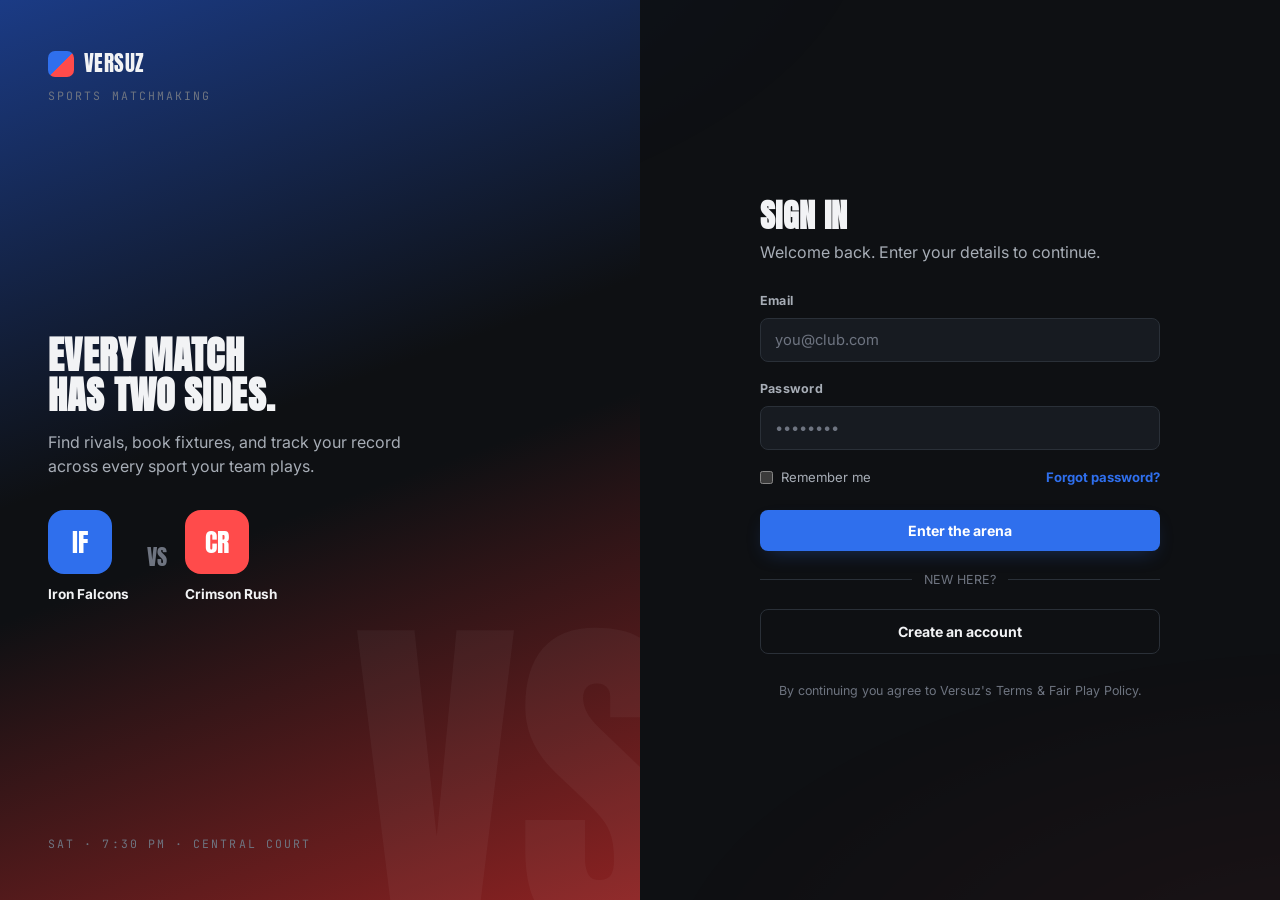
<file: VersuzClient/index.html>
<!DOCTYPE html>
<html lang="en">
<head>
<meta charset="UTF-8">
<meta name="viewport" content="width=device-width, initial-scale=1.0">
<title>Versuz — Sign In</title>
<link rel="stylesheet" href="style.css">
</head>
<body>

<div class="auth-shell">

  <!-- Left: brand visual -->
  <div class="auth-visual">
    <div style="position:relative;z-index:1;">
      <div class="brand" style="margin-bottom:8px;">
        <span class="split"></span> VERSUZ
      </div>
      <p class="eyebrow" style="margin-top:4px;">SPORTS MATCHMAKING</p>
    </div>

    <div style="position:relative;z-index:1;">
      <h2 style="margin-bottom:14px;">Every match<br>has two sides.</h2>
      <p style="max-width:360px;margin-bottom:32px;">Find rivals, book fixtures, and track your record across every sport your team plays.</p>

      <div class="teaser-vs">
        <div class="teaser-side">
          <div class="initial">IF</div>
          <div class="tname">Iron Falcons</div>
        </div>
        <div class="teaser-mid">VS</div>
        <div class="teaser-side">
          <div class="initial">CR</div>
          <div class="tname">Crimson Rush</div>
        </div>
      </div>
    </div>

    <p class="eyebrow" style="position:relative;z-index:1;">SAT · 7:30 PM · CENTRAL COURT</p>
  </div>

  <!-- Right: form -->
  <div class="auth-form-col">
    <div class="auth-box">
      <h1>Sign in</h1>
      <p class="sub">Welcome back. Enter your details to continue.</p>

      <div class="alert" id="authAlert"></div>

      <form id="loginForm">
        <div class="field">
          <label for="email">Email</label>
          <input type="email" id="email" name="email" placeholder="you@club.com" required>
        </div>
        <div class="field">
          <label for="password">Password</label>
          <input type="password" id="password" name="password" placeholder="••••••••" required>
        </div>

        <div class="flex" style="justify-content:space-between;align-items:center;margin-bottom:22px;">
          <label class="flex gap-8" style="align-items:center;font-size:.82rem;color:var(--text-dim);">
            <input type="checkbox" style="accent-color:var(--blue);"> Remember me
          </label>
          <a href="#" class="link-accent" style="font-size:.82rem;" onclick="openForgotPasswordModal(); return false;">Forgot password?</a>
        </div>

        <button type="submit" class="btn btn-primary btn-block" id="loginBtn">
          <span class="spinner"></span><span class="btn-label">Enter the arena</span>
        </button>
      </form>

      <div class="divider">NEW HERE?</div>

      <a href="signup.html" class="btn btn-ghost btn-block">Create an account</a>

      <p style="margin-top:28px;font-size:.78rem;color:var(--text-mute);text-align:center;">
        By continuing you agree to Versuz's Terms &amp; Fair Play Policy.
      </p>
    </div>
  </div>

</div>

<!-- Forgot password modal -->
<div class="modal-backdrop" id="forgotModal">
  <div class="modal-box">
    <button class="modal-close" onclick="closeForgotPasswordModal()" aria-label="Close">✕</button>
    <h3 style="text-transform:none;font-size:1.3rem;margin-bottom:8px;">Reset your password</h3>
    <p style="font-size:.85rem;margin-bottom:20px;">Enter your account email and we'll help you get back in.</p>

    <div class="alert" id="forgotAlert"></div>

    <form id="forgotForm">
      <div class="field">
        <label for="forgotEmail">Email</label>
        <input type="email" id="forgotEmail" name="email" placeholder="you@club.com" required>
      </div>
      <button type="submit" class="btn btn-primary btn-block" id="forgotBtn">
        <span class="spinner"></span><span class="btn-label">Send reset link</span>
      </button>
    </form>
  </div>
</div>

<script src="config.js"></script>
<script src="auth.js"></script>
<script>
  document.getElementById("loginForm").addEventListener("submit", handleLogin);
  document.getElementById("forgotForm").addEventListener("submit", handleForgotPassword);
</script>
</body>
</html>
</file>
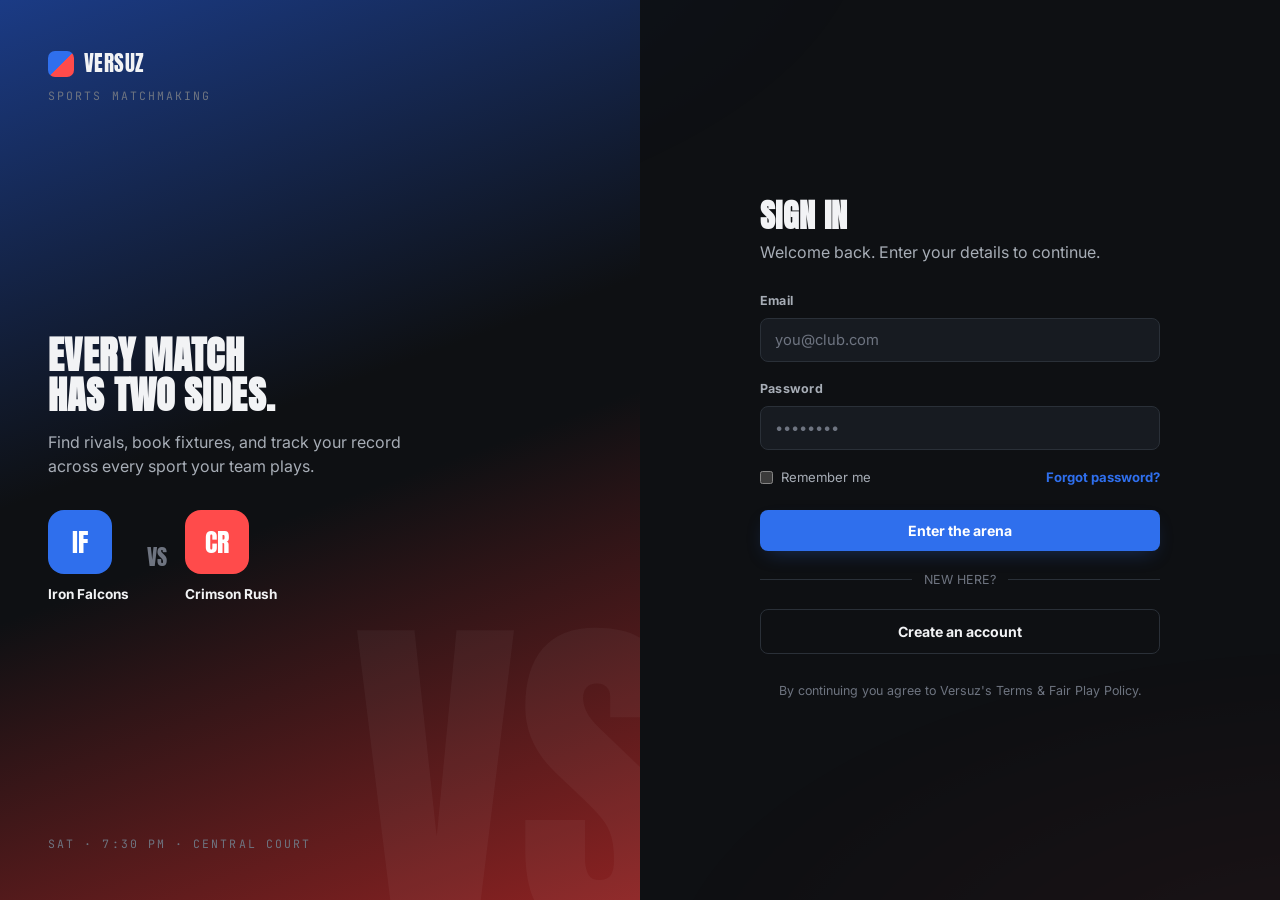
<file: VersuzClient/dashboard.html>
<!DOCTYPE html>
<html lang="en">
<head>
<meta charset="UTF-8">
<meta name="viewport" content="width=device-width, initial-scale=1.0">
<title>Versuz — Dashboard</title>
<link rel="stylesheet" href="style.css">
</head>
<body>
<div class="app-shell">

  <!-- Sidebar -->
  <aside class="sidebar">
    <div class="brand"><span class="split"></span> VERSUZ</div>

    <nav class="nav-group">
      <div class="nav-label">Overview</div>
      <a class="nav-link active" href="dashboard.html">
        <svg class="nav-icon" viewBox="0 0 24 24" fill="none" stroke="currentColor" stroke-width="2"><rect x="3" y="3" width="7" height="9" rx="1.5"/><rect x="14" y="3" width="7" height="5" rx="1.5"/><rect x="14" y="12" width="7" height="9" rx="1.5"/><rect x="3" y="16" width="7" height="5" rx="1.5"/></svg>
        Dashboard
      </a>
      <a class="nav-link" href="matches.html">
        <svg class="nav-icon" viewBox="0 0 24 24" fill="none" stroke="currentColor" stroke-width="2"><path d="M4 4l7 7-7 7M20 4l-7 7 7 7"/></svg>
        Matches
      </a>
      <a class="nav-link" href="teams.html">
        <svg class="nav-icon" viewBox="0 0 24 24" fill="none" stroke="currentColor" stroke-width="2"><circle cx="9" cy="8" r="3"/><circle cx="17" cy="10" r="2.5"/><path d="M3 20c0-3 2.5-5 6-5s6 2 6 5M14 15c3 0 6.5 1.6 7 5"/></svg>
        Teams
      </a>
      <a class="nav-link" href="sports.html">
        <svg class="nav-icon" viewBox="0 0 24 24" fill="none" stroke="currentColor" stroke-width="2"><circle cx="12" cy="12" r="9"/><path d="M3 12h18M12 3c2.5 2.6 2.5 15.4 0 18M12 3c-2.5 2.6-2.5 15.4 0 18"/></svg>
        Sports
      </a>
    </nav>

    <nav class="nav-group">
      <div class="nav-label">Account</div>
      <a class="nav-link" href="#">
        <svg class="nav-icon" viewBox="0 0 24 24" fill="none" stroke="currentColor" stroke-width="2"><circle cx="12" cy="12" r="3"/><path d="M19.4 15a1.7 1.7 0 00.3 1.9l.1.1a2 2 0 11-2.8 2.8l-.1-.1a1.7 1.7 0 00-1.9-.3 1.7 1.7 0 00-1 1.5V21a2 2 0 11-4 0v-.2a1.7 1.7 0 00-1-1.5 1.7 1.7 0 00-1.9.3l-.1.1a2 2 0 11-2.8-2.8l.1-.1a1.7 1.7 0 00.3-1.9 1.7 1.7 0 00-1.5-1H3a2 2 0 110-4h.2a1.7 1.7 0 001.5-1 1.7 1.7 0 00-.3-1.9l-.1-.1a2 2 0 112.8-2.8l.1.1a1.7 1.7 0 001.9.3H9a1.7 1.7 0 001-1.5V3a2 2 0 114 0v.2a1.7 1.7 0 001 1.5 1.7 1.7 0 001.9-.3l.1-.1a2 2 0 112.8 2.8l-.1.1a1.7 1.7 0 00-.3 1.9V9c.4.4.9.7 1.5.8h.2a2 2 0 110 4h-.2a1.7 1.7 0 00-1.5 1z"/></svg>
        Settings
      </a>
    </nav>

    <div class="sidebar-foot">
      <div class="avatar-ring">RK</div>
      <div>
        <div class="who">Rehan Khan</div>
        <div class="role">Team Manager</div>
      </div>
      <button class="btn-ghost" style="margin-left:auto;background:none;border:none;color:var(--text-mute);cursor:pointer;padding:6px;border-radius:8px;" onclick="logout()" title="Log out" aria-label="Log out">
        <svg width="18" height="18" viewBox="0 0 24 24" fill="none" stroke="currentColor" stroke-width="2"><path d="M9 21H5a2 2 0 01-2-2V5a2 2 0 012-2h4"/><path d="M16 17l5-5-5-5"/><path d="M21 12H9"/></svg>
      </button>
    </div>
  </aside>

  <!-- Main -->
  <main class="main">
    <div class="topbar">
      <div>
        <p class="eyebrow">WELCOME BACK</p>
        <h1 id="welcomeHeading">Your Dashboard</h1>
      </div>
      <div class="flex gap-12" style="flex-wrap:wrap;">
        <div class="search">
          <svg width="16" height="16" viewBox="0 0 24 24" fill="none" stroke="currentColor" stroke-width="2"><circle cx="11" cy="11" r="7"/><path d="M21 21l-4.3-4.3"/></svg>
          <input type="text" placeholder="Search teams, matches...">
        </div>
        <button class="btn btn-primary">+ New Match</button>
      </div>
    </div>

    <!-- Stats -->
    <div class="stat-grid" id="statsGrid">
      <div class="stat-card">
        <p class="eyebrow">RECORD</p>
        <div class="value" id="statRecord">—</div>
        <div class="delta up" id="statWinRate">—</div>
      </div>
      <div class="stat-card">
        <p class="eyebrow">LIVE NOW</p>
        <div class="value" id="statLiveCount">—</div>
        <div class="delta" style="color:var(--coral);" id="statLiveLabel"></div>
      </div>
      <div class="stat-card">
        <p class="eyebrow">UPCOMING</p>
        <div class="value" id="statUpcomingCount">—</div>
        <div class="delta" style="color:var(--text-mute);" id="statUpcomingLabel"></div>
      </div>
      <div class="stat-card">
        <p class="eyebrow">TEAMS TRACKED</p>
        <div class="value" id="statTeamsTracked">—</div>
        <div class="delta up" id="statTeamsDelta"></div>
      </div>
    </div>

    <div class="grid-2">
      <!-- Matches -->
      <div>
        <div class="section-head">
          <h3>Your Matchups</h3>
          <a href="matches.html" class="link-accent" style="font-size:.85rem;">View all →</a>
        </div>

        <div class="flex" style="flex-direction:column;gap:14px;" id="matchupsList">
          <p style="color:var(--text-mute);font-size:.85rem;">Loading matchups...</p>
        </div>
      </div>

      <!-- Side panel -->
      <div>
        <div class="section-head"><h3>Top Teams</h3></div>
        <div class="card card-tight" id="topTeamsList">
          <p style="color:var(--text-mute);font-size:.85rem;padding:12px;">Loading...</p>
        </div>

        <div class="section-head mt-32"><h3>Sports You Play</h3></div>
        <div class="flex gap-8" style="flex-wrap:wrap;" id="sportsTags"></div>
      </div>
    </div>
  </main>

</div>
<script src="config.js"></script>
<script src="auth.js"></script>
<script>
  requireAuth();
  renderCurrentUser();
  loadDashboard();
</script>
</body>
</html>
</file>
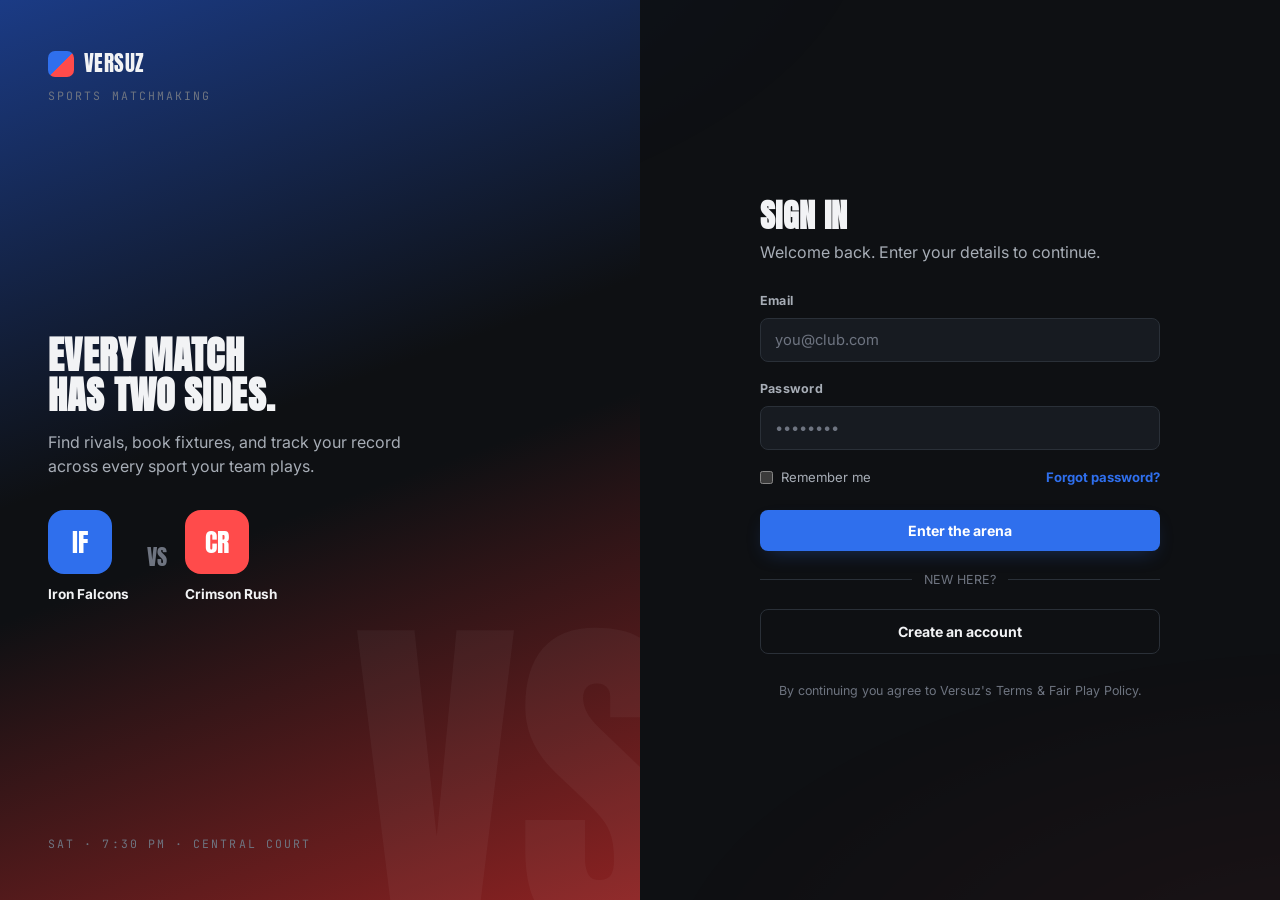
<file: VersuzClient/matches.html>
<!DOCTYPE html>
<html lang="en">
<head>
  <meta charset="UTF-8">
  <meta name="viewport" content="width=device-width, initial-scale=1.0">
  <title>Versuz — Matches</title>
  <link rel="stylesheet" href="style.css">
</head>
<body>
<div class="app-shell">

  <aside class="sidebar">
    <div class="brand"><span class="split"></span> VERSUZ</div>
    <nav class="nav-group">
      <div class="nav-label">Overview</div>
      <a class="nav-link" href="dashboard.html">
        <svg class="nav-icon" viewBox="0 0 24 24" fill="none" stroke="currentColor" stroke-width="2"><rect x="3" y="3" width="7" height="9" rx="1.5"/><rect x="14" y="3" width="7" height="5" rx="1.5"/><rect x="14" y="12" width="7" height="9" rx="1.5"/><rect x="3" y="16" width="7" height="5" rx="1.5"/></svg>
        Dashboard
      </a>
      <a class="nav-link active" href="matches.html">
        <svg class="nav-icon" viewBox="0 0 24 24" fill="none" stroke="currentColor" stroke-width="2"><path d="M4 4l7 7-7 7M20 4l-7 7 7 7"/></svg>
        Matches
      </a>
      <a class="nav-link" href="teams.html">
        <svg class="nav-icon" viewBox="0 0 24 24" fill="none" stroke="currentColor" stroke-width="2"><circle cx="9" cy="8" r="3"/><circle cx="17" cy="10" r="2.5"/><path d="M3 20c0-3 2.5-5 6-5s6 2 6 5M14 15c3 0 6.5 1.6 7 5"/></svg>
        Teams
      </a>
      <a class="nav-link" href="sports.html">
        <svg class="nav-icon" viewBox="0 0 24 24" fill="none" stroke="currentColor" stroke-width="2"><circle cx="12" cy="12" r="9"/><path d="M3 12h18M12 3c2.5 2.6 2.5 15.4 0 18M12 3c-2.5 2.6-2.5 15.4 0 18"/></svg>
        Sports
      </a>
    </nav>
    <nav class="nav-group">
      <div class="nav-label">Account</div>
      <a class="nav-link" href="#">
        <svg class="nav-icon" viewBox="0 0 24 24" fill="none" stroke="currentColor" stroke-width="2"><circle cx="12" cy="12" r="3"/><path d="M19.4 15a1.7 1.7 0 00.3 1.9l.1.1a2 2 0 11-2.8 2.8l-.1-.1a1.7 1.7 0 00-1.9-.3 1.7 1.7 0 00-1 1.5V21a2 2 0 11-4 0v-.2a1.7 1.7 0 00-1-1.5 1.7 1.7 0 00-1.9.3l-.1.1a2 2 0 11-2.8-2.8l.1-.1a1.7 1.7 0 00.3-1.9 1.7 1.7 0 00-1.5-1H3a2 2 0 110-4h.2a1.7 1.7 0 001.5-1 1.7 1.7 0 00-.3-1.9l-.1-.1a2 2 0 112.8-2.8l.1.1a1.7 1.7 0 001.9.3H9a1.7 1.7 0 001-1.5V3a2 2 0 114 0v.2a1.7 1.7 0 001 1.5 1.7 1.7 0 001.9-.3l.1-.1a2 2 0 112.8 2.8l-.1.1a1.7 1.7 0 00-.3 1.9V9c.4.4.9.7 1.5.8h.2a2 2 0 110 4h-.2a1.7 1.7 0 00-1.5 1z"/></svg>
        Settings
      </a>
    </nav>
    <div class="sidebar-foot">
      <div class="avatar-ring">MA</div>
      <div><div class="who">Muhammad Aizaz</div><div class="role">Guest</div></div>
    </div>
  </aside>

  <main class="main">
    <div class="topbar">
      <div>
        <p class="eyebrow">FIXTURES &amp; RESULTS</p>
        <h1>Matches</h1>
      </div>
      <div class="flex gap-12" style="flex-wrap:wrap;">
        <div class="search">
          <svg width="16" height="16" viewBox="0 0 24 24" fill="none" stroke="currentColor" stroke-width="2"><circle cx="11" cy="11" r="7"/><path d="M21 21l-4.3-4.3"/></svg>
          <input type="text" placeholder="Search matches..." id="matchSearch">
        </div>
        <button class="btn btn-primary">+ Schedule Match</button>
      </div>
    </div>

    <div class="flex gap-8 mt-8" style="margin-bottom:24px;flex-wrap:wrap;" id="filterTabs">
      <button class="btn btn-sm btn-ghost active-tab" data-filter="all">All</button>
      <button class="btn btn-sm btn-ghost" data-filter="live">Live</button>
      <button class="btn btn-sm btn-ghost" data-filter="upcoming">Upcoming</button>
      <button class="btn btn-sm btn-ghost" data-filter="completed">Completed</button>
    </div>

    <div id="liveSection">
      <div class="section-head"><h3>Live</h3></div>
      <div class="flex" id="liveContainer" style="flex-direction:column;gap:14px;margin-bottom:34px;"></div>
    </div>

    <div id="upcomingSection">
      <div class="section-head"><h3>Upcoming</h3></div>
      <div class="flex" id="upcomingContainer" style="flex-direction:column;gap:14px;margin-bottom:34px;"></div>
    </div>

    <div id="completedSection">
      <div class="section-head"><h3>Completed</h3></div>
      <div class="flex" id="completedContainer" style="flex-direction:column;gap:14px;"></div>
    </div>

  </main>
</div>

<script src="config.js"></script>
<script src="auth.js"></script>
<script>
  requireAuth();
  renderCurrentUser();

  // Helper formatting utilities
  const getInitials = (name) => name ? name.split(' ').map(n => n[0]).join('').substring(0, 2).toUpperCase() : 'VS';
  const formatDate = (dateStr) => {
    if (!dateStr) return '-';

    const date = new Date(dateStr);

    if (isNaN(date.getTime())) return '-';

    return date.toLocaleDateString('en-US', {
        weekday: 'short',
        month: 'short',
        day: 'numeric'
    });
};
  const formatTime = (timeStr) => {
      if (!timeStr) return '';
      const parts = timeStr.split(':');
      const hours = parseInt(parts[0]);
      const ampm = hours >= 12 ? 'PM' : 'AM';
      const displayHours = hours % 12 || 12;
      return `${displayHours}:${parts[1]} ${ampm}`;
  };

const getBackendUrl = () => {
      const currentHost = window.location.hostname;
      if (currentHost.includes('github.dev')) {
          // 💡 Explicitly routing directly to the API version 1 endpoint layer
          return `https://${currentHost.replace('-5500', '-5000')}/api/v1/matches`;
      }
      return 'http://localhost:5000/api/v1/matches';
  };

  // Live Fetching & UI Generation logic
  async function fetchAndRenderMatches() {
      try {
          const targetUrl = getBackendUrl();
          const response = await fetch(targetUrl);
          const resData = await response.json();
          
          if (resData.status !== 'success') return;
          const { live, upcoming, completed } = resData.data;

          // 1. Render Live Block
          const liveContainer = document.getElementById('liveContainer');
          liveContainer.innerHTML = live.length ? live.map(match => `
              <div class="vs-card">
                <div class="vs-side">
                  <div class="vs-badge">${getInitials(match.team_a_name)}</div>
                  <div class="vs-team">
                    <div class="name">${match.team_a_name}</div>
                    <div class="meta">${match.sport_name} · ${match.location || 'Court'}</div>
                  </div>
                </div>
                <div class="vs-center">
                  <span class="vs-status live">Live · ${match.current_period || 'In Progress'}</span>
                  <div class="vs-score">${match.team_a_score} <span style="color:var(--text-mute);">–</span> ${match.team_b_score}</div>
                </div>
                <div class="vs-side right">
                  <div class="vs-badge">${getInitials(match.team_b_name)}</div>
                  <div class="vs-team">
                    <div class="name">${match.team_b_name}</div>
                    <div class="meta">${match.sport_name} · ${match.location || 'Court'}</div>
                  </div>
                </div>
              </div>
          `).join('') : '<p style="color: var(--text-mute); font-size:14px; padding-left:4px;">No active live matches right now.</p>';

          // 2. Render Upcoming Block
          const upcomingContainer = document.getElementById('upcomingContainer');
          upcomingContainer.innerHTML = upcoming.length ? upcoming.map(match => `
              <div class="vs-card">
                <div class="vs-side">
                  <div class="vs-badge">${getInitials(match.team_a_name)}</div>
                  <div class="vs-team">
                    <div class="name">${match.team_a_name}</div>
                    <div class="meta">${formatDate(match.match_date)} · ${formatTime(match.match_time)}</div>
                  </div>
                </div>
                <div class="vs-center">
                  <span class="vs-status upcoming">Upcoming</span>
                  <div class="vs-mark">VS</div>
                </div>
                <div class="vs-side right">
                  <div class="vs-badge">${getInitials(match.team_b_name)}</div>
                  <div class="vs-team">
                    <div class="name">${match.team_b_name}</div>
                    <div class="meta">${match.location || 'Central Court'}</div>
                  </div>
                </div>
              </div>
          `).join('') : '<p style="color: var(--text-mute); font-size:14px; padding-left:4px;">No upcoming fixtures.</p>';

          // 3. Render Completed Block
          const completedContainer = document.getElementById('completedContainer');
          completedContainer.innerHTML = completed.length ? completed.map(match => {
              const teamAWon = match.team_a_score > match.team_b_score;
              return `
              <div class="vs-card">
                <div class="vs-side">
                  <div class="vs-badge">${getInitials(match.team_a_name)}</div>
                  <div class="vs-team">
                    <div class="name">${match.team_a_name}</div>
                    <div class="meta" style="color: ${teamAWon ? '#10B981' : '#EF4444'}">${teamAWon ? 'WON' : 'LOST'}</div>
                  </div>
                </div>
                <div class="vs-center">
                  <span class="vs-status final">Final</span>
                  <div class="vs-score">${match.team_a_score} <span style="color:var(--text-mute);">–</span> ${match.team_b_score}</div>
                </div>
                <div class="vs-side right">
                  <div class="vs-badge">${getInitials(match.team_b_name)}</div>
                  <div class="vs-team">
                    <div class="name">${match.team_b_name}</div>
                    <div class="meta" style="color: ${!teamAWon ? '#10B981' : '#EF4444'}">${!teamAWon ? 'WON' : 'LOST'}</div>
                  </div>
                </div>
              </div>
          `}).join('') : '<p style="color: var(--text-mute); font-size:14px; padding-left:4px;">No match history logged yet.</p>';

      } catch (err) {
          console.error("Error populating matches dashboard:", err);
      }
  }

  // Interactivity for Tab Filters
  document.getElementById('filterTabs').addEventListener('click', (e) => {
      const tab = e.target.closest('[data-filter]');
      if (!tab) return;

      document.querySelectorAll('#filterTabs button').forEach(b => {
          b.classList.remove('active-tab');
          b.style.borderColor = '';
          b.style.color = '';
      });
      
      tab.classList.add('active-tab');
      tab.style.borderColor = 'var(--blue)';
      tab.style.color = 'var(--blue)';

      const filter = tab.dataset.filter;
      document.getElementById('liveSection').style.display = (filter === 'all' || filter === 'live') ? 'block' : 'none';
      document.getElementById('upcomingSection').style.display = (filter === 'all' || filter === 'upcoming') ? 'block' : 'none';
      document.getElementById('completedSection').style.display = (filter === 'all' || filter === 'completed') ? 'block' : 'none';
  });

  // Client-side Instant Search Field Filter
  document.getElementById('matchSearch').addEventListener('input', (e) => {
      const query = e.target.value.toLowerCase();
      document.querySelectorAll('.vs-card').forEach(card => {
          const text = card.textContent.toLowerCase();
          card.style.display = text.includes(query) ? 'flex' : 'none';
      });
  });

  // Execute on initial paint
  document.addEventListener('DOMContentLoaded', fetchAndRenderMatches);
</script>
</body>
</html>
</file>
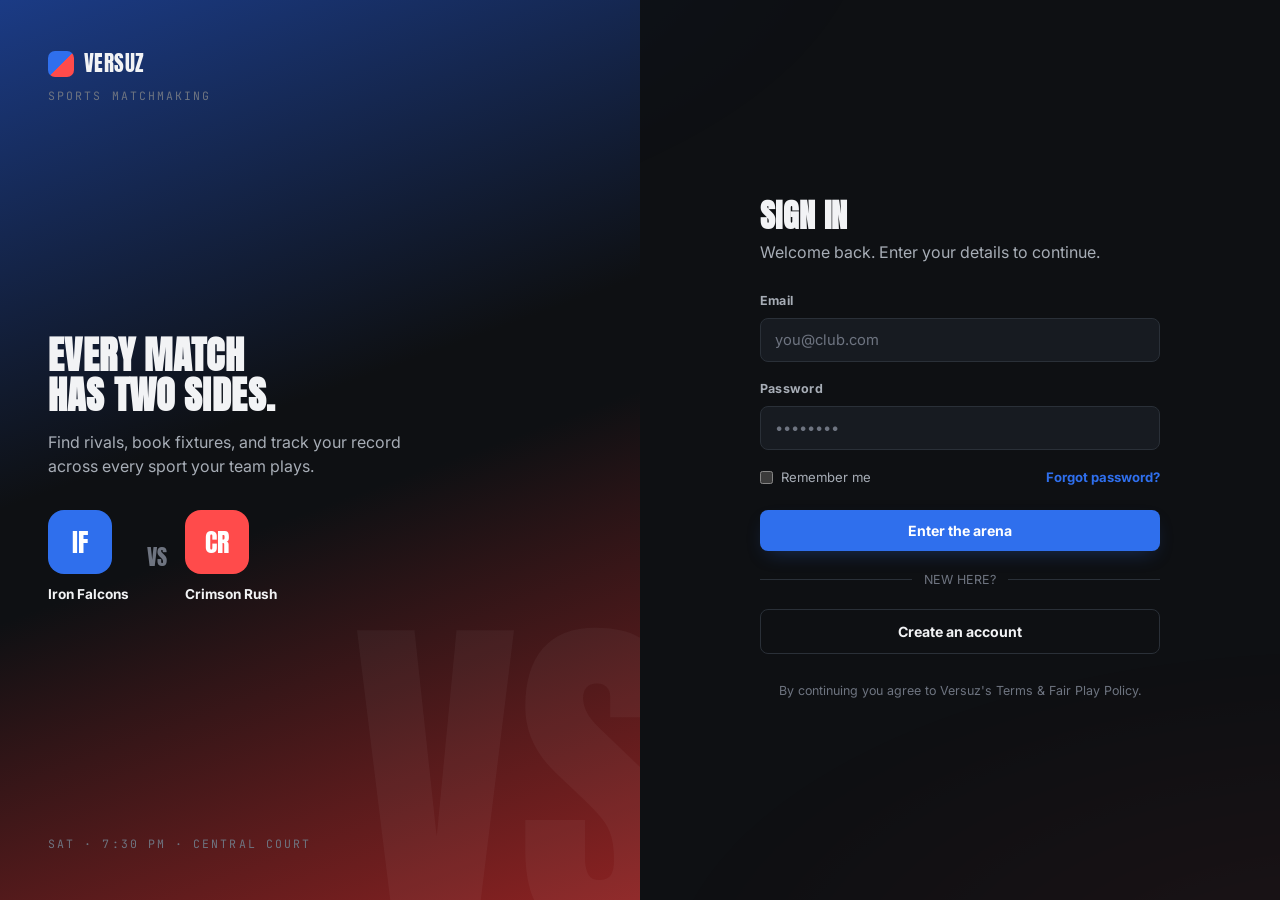
<file: VersuzClient/onboarding.html>
<!DOCTYPE html>
<html lang="en">
<head>
<meta charset="UTF-8">
<meta name="viewport" content="width=device-width, initial-scale=1.0">
<title>Versuz — Set Up Your Profile</title>
<link rel="stylesheet" href="style.css">
</head>
<body>

<div class="auth-shell">
  <div class="auth-visual">
    <div style="position:relative;z-index:1;">
      <div class="brand" style="margin-bottom:8px;">
        <span class="split"></span> VERSUZ
      </div>
      <p class="eyebrow" style="margin-top:4px;">SPORTS MATCHMAKING</p>
    </div>
    <div style="position:relative;z-index:1;">
      <h2 style="margin-bottom:14px;">Almost there.</h2>
      <p style="max-width:360px;">Tell us how you play so we can personalize your dashboard.</p>
    </div>
  </div>

  <div class="auth-form-col">
    <div class="auth-box">
      <button class="modal-close" onclick="skipOnboarding()" aria-label="Close" style="position:absolute;top:20px;right:20px;">✕</button>
      <h1>Set up your profile</h1>
      <p class="sub">Tell us how you play so we can personalize your dashboard.</p>

      <div class="alert" id="onboardingAlert"></div>

      <form id="onboardingForm">
        <div class="field">
          <label>I am a...</label>
          <div class="flex gap-12" style="margin-top:6px;">
            <label class="flex gap-8" style="align-items:center;font-size:.85rem;">
              <input type="radio" name="role" value="Member" checked> Member
            </label>
            <label class="flex gap-8" style="align-items:center;font-size:.85rem;">
              <input type="radio" name="role" value="Captain"> Captain
            </label>
          </div>
        </div>

        <div class="field">
          <label>Sports I play</label>
          <div id="sportsCheckboxList" class="flex gap-12" style="flex-wrap:wrap;margin-top:6px;">
            <span style="font-size:.8rem;color:var(--text-mute);">Loading sports...</span>
          </div>
        </div>

        <div id="teamFieldsBlock" style="display:none;">
          <div class="field">
            <label for="teamName">Team name</label>
            <input type="text" id="teamName" name="teamName" placeholder="Iron Falcons">
          </div>
          <div class="field">
            <label for="teamSport">Team sport</label>
            <select id="teamSport" name="teamSport">
              <option value="">Select a sport</option>
            </select>
          </div>

          <div class="field">
            <label>Add teammates (optional)</label>
            <div id="memberEmailsList" style="margin-top:6px;">
              <div class="field" style="margin-bottom:8px;">
                <input type="email" name="memberEmail" placeholder="teammate@club.com" style="margin-bottom:0;">
              </div>
            </div>
            <button type="button" class="link-accent" style="font-size:.8rem;background:none;border:none;cursor:pointer;padding:0;" onclick="addMemberEmailField()">+ Add another</button>
          </div>
        </div>

        <button type="submit" class="btn btn-primary btn-block" id="onboardingBtn" style="margin-top:6px;">
          <span class="spinner"></span><span class="btn-label">Finish setup</span>
        </button>
      </form>
    </div>
  </div>
</div>

<script src="config.js?v=20260706"></script>
<script src="auth.js?v=20260706"></script>
<script>
  requireAuth();
  document.getElementById("onboardingForm").addEventListener("submit", handleOnboardingSubmit);
  document.querySelectorAll('input[name="role"]').forEach(radio => {
    radio.addEventListener("change", (e) => {
      document.getElementById("teamFieldsBlock").style.display =
        e.target.value === "Captain" ? "block" : "none";
    });
  });
  loadSportsIntoOnboardingForm();
</script>
</body>
</html>
</file>
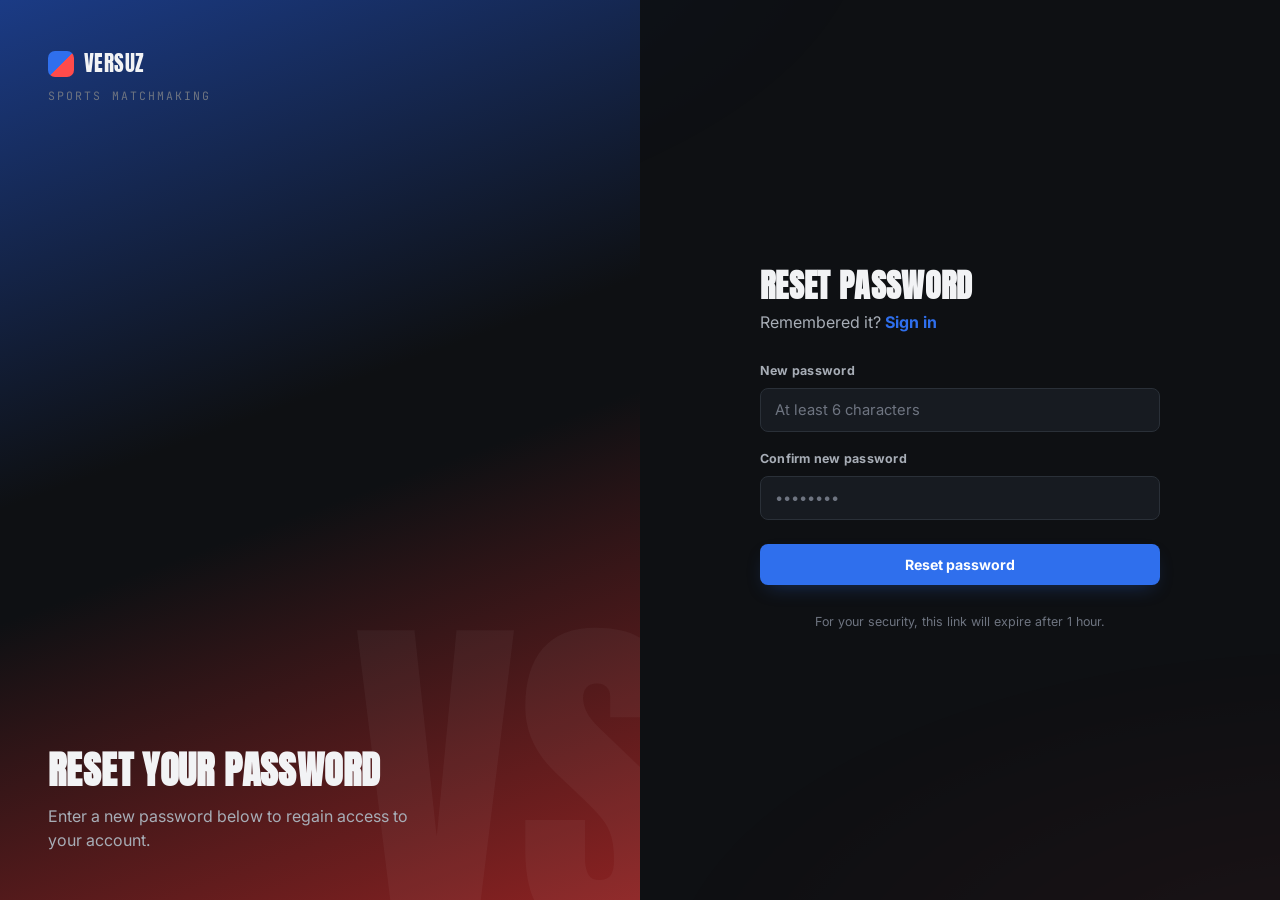
<file: VersuzClient/reset-password.html>
<!DOCTYPE html>
<html lang="en">
<head>
  <meta charset="UTF-8">
  <meta name="viewport" content="width=device-width, initial-scale=1.0">
  <title>Versuz — Reset Password</title>
  <link rel="stylesheet" href="style.css">
</head>
<body>

<div class="auth-shell">

  <div class="auth-visual">
    <div style="position:relative;z-index:1;">
      <div class="brand" style="margin-bottom:8px;">
        <span class="split"></span> VERSUZ
      </div>
      <p class="eyebrow" style="margin-top:4px;">SPORTS MATCHMAKING</p>
    </div>

    <div style="position:relative;z-index:1;">
      <h2 style="margin-bottom:14px;">Reset your password</h2>
      <p style="max-width:360px;">Enter a new password below to regain access to your account.</p>
    </div>
  </div>

  <div class="auth-form-col">
    <div class="auth-box">
      <h1>Reset Password</h1>
      <p class="sub">Remembered it? <a href="index.html" class="link-accent">Sign in</a></p>

      <div class="alert" id="resetAlert"></div>

      <form id="resetForm">
        <div class="field">
          <label for="password">New password</label>
          <input type="password" id="password" name="password" placeholder="At least 6 characters" required minlength="6">
        </div>
        <div class="field">
          <label for="confirmPassword">Confirm new password</label>
          <input type="password" id="confirmPassword" name="confirmPassword" placeholder="••••••••" required minlength="6">
        </div>

        <button type="submit" class="btn btn-primary btn-block" id="resetBtn" style="margin-top:6px;">
          <span class="spinner"></span><span class="btn-label">Reset password</span>
        </button>
      </form>

      <p style="margin-top:28px;font-size:.78rem;color:var(--text-mute);text-align:center;">
        For your security, this link will expire after 1 hour.
      </p>
    </div>
  </div>

</div>

<script src="config.js"></script>
<script src="auth.js"></script>
<script>
  document.getElementById("resetForm").addEventListener("submit", handleResetPassword);
</script>
</body>
</html>
</file>
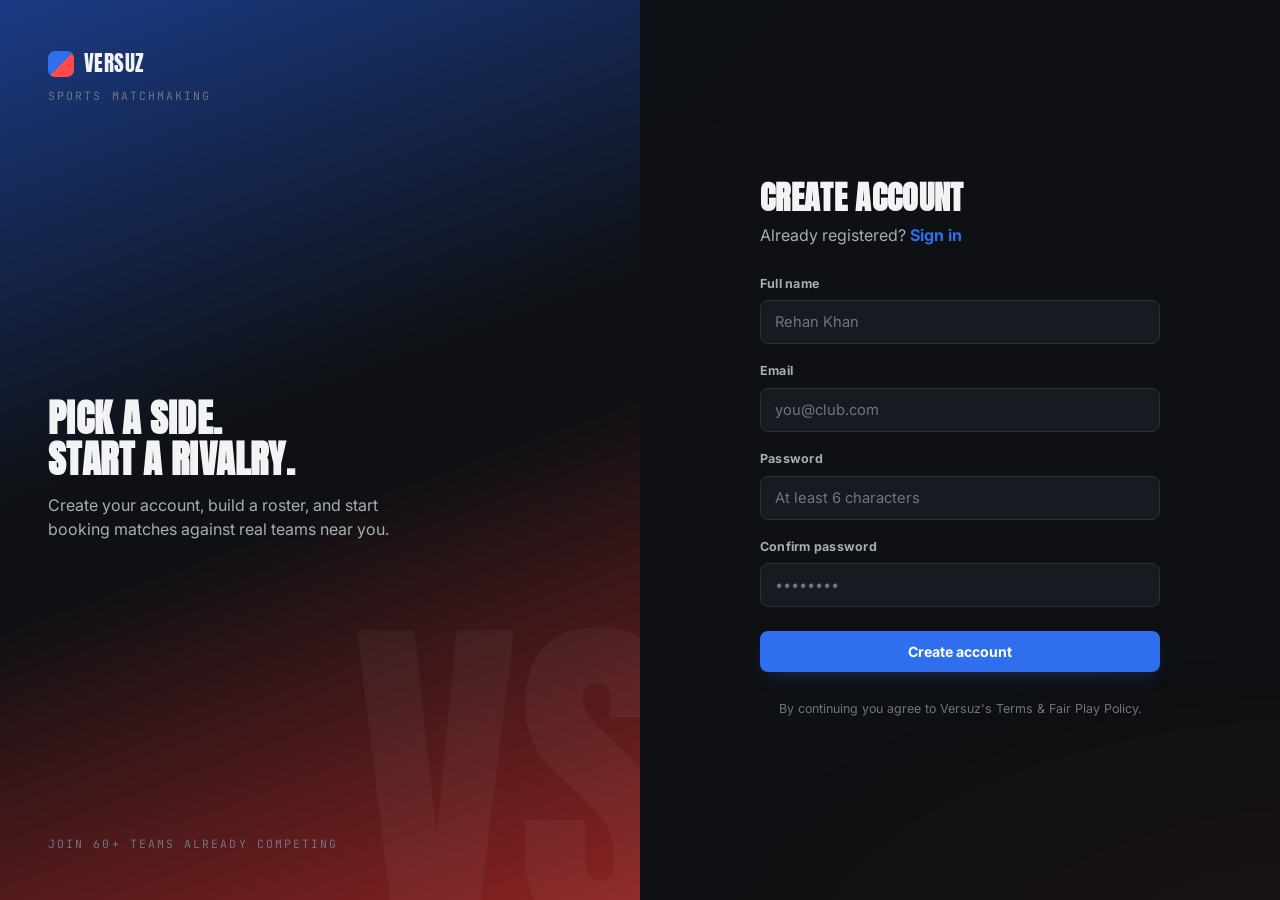
<file: VersuzClient/signup.html>
<!DOCTYPE html>
<html lang="en">
<head>
<meta charset="UTF-8">
<meta name="viewport" content="width=device-width, initial-scale=1.0">
<title>Versuz — Create Account</title>
<link rel="stylesheet" href="style.css">
</head>
<body>

<div class="auth-shell">

  <div class="auth-visual">
    <div style="position:relative;z-index:1;">
      <div class="brand" style="margin-bottom:8px;">
        <span class="split"></span> VERSUZ
      </div>
      <p class="eyebrow" style="margin-top:4px;">SPORTS MATCHMAKING</p>
    </div>

    <div style="position:relative;z-index:1;">
      <h2 style="margin-bottom:14px;">Pick a side.<br>Start a rivalry.</h2>
      <p style="max-width:360px;">Create your account, build a roster, and start booking matches against real teams near you.</p>
    </div>

    <p class="eyebrow" style="position:relative;z-index:1;">JOIN 60+ TEAMS ALREADY COMPETING</p>
  </div>

  <div class="auth-form-col">
    <div class="auth-box">
      <h1>Create account</h1>
      <p class="sub">Already registered? <a href="index.html" class="link-accent">Sign in</a></p>

      <div class="alert" id="authAlert"></div>

      <form id="signupForm">
        <div class="field">
          <label for="name">Full name</label>
          <input type="text" id="name" name="name" placeholder="Rehan Khan" required>
        </div>
        <div class="field">
          <label for="email">Email</label>
          <input type="email" id="email" name="email" placeholder="you@club.com" required>
        </div>
        <div class="field">
          <label for="password">Password</label>
          <input type="password" id="password" name="password" placeholder="At least 6 characters" required minlength="6">
        </div>
        <div class="field">
          <label for="confirmPassword">Confirm password</label>
          <input type="password" id="confirmPassword" name="confirmPassword" placeholder="••••••••" required minlength="6">
        </div>

        <button type="submit" class="btn btn-primary btn-block" id="signupBtn" style="margin-top:6px;">
          <span class="spinner"></span><span class="btn-label">Create account</span>
        </button>
      </form>

      <p style="margin-top:28px;font-size:.78rem;color:var(--text-mute);text-align:center;">
        By continuing you agree to Versuz's Terms &amp; Fair Play Policy.
      </p>
    </div>
  </div>

</div>

<script src="config.js"></script>
<script src="auth.js"></script>
<script>
  document.getElementById("signupForm").addEventListener("submit", handleSignup);
</script>
</body>
</html>
</file>
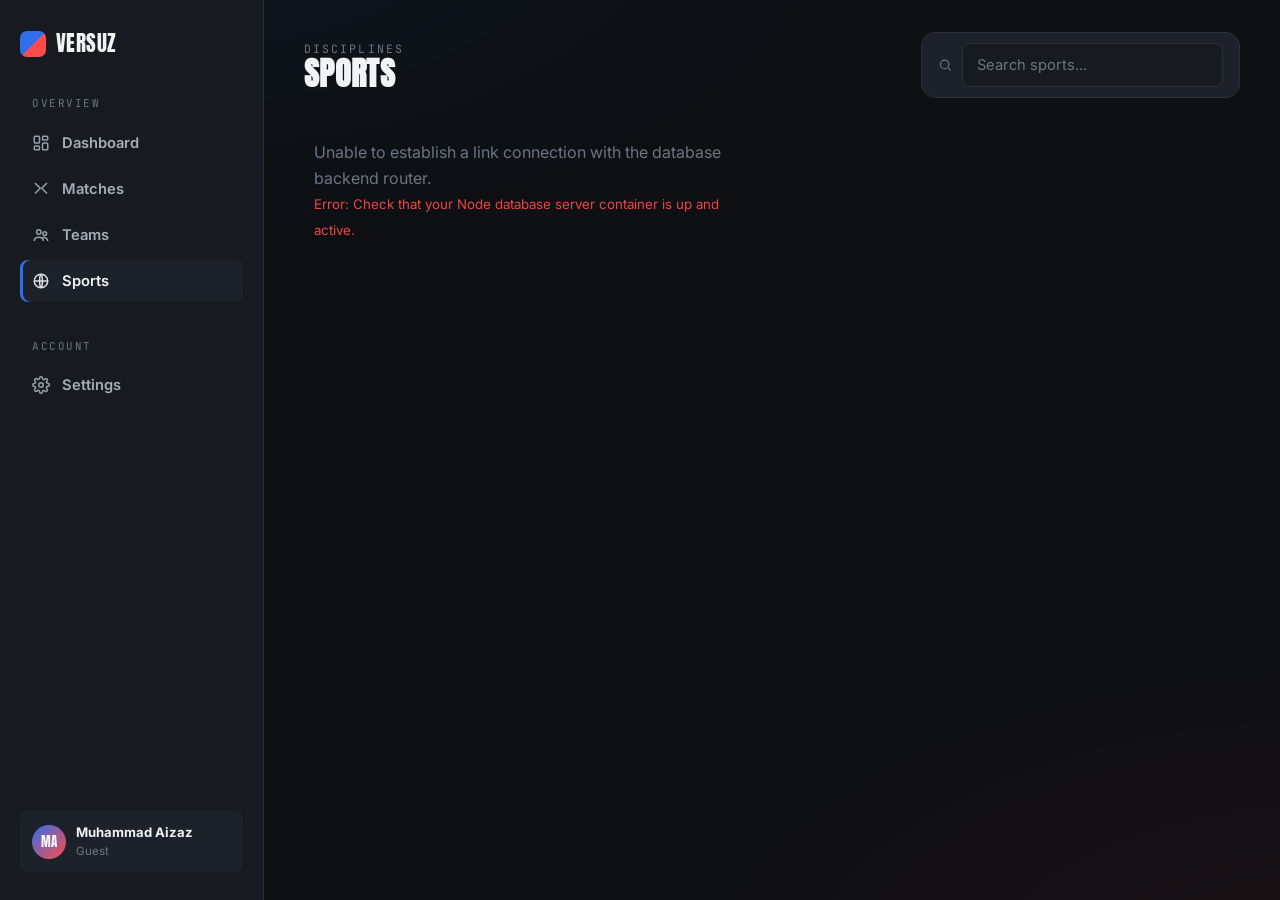
<file: VersuzClient/sports.html>
<!DOCTYPE html>
<html lang="en">
<head>
<meta charset="UTF-8">
<meta name="viewport" content="width=device-width, initial-scale=1.0">
<title>Versuz — Sports</title>
<link rel="stylesheet" href="style.css">
</head>
<body>
<div class="app-shell">

  <aside class="sidebar">
    <div class="brand"><span class="split"></span> VERSUZ</div>
    <nav class="nav-group">
      <div class="nav-label">Overview</div>
      <a class="nav-link" href="dashboard.html">
        <svg class="nav-icon" viewBox="0 0 24 24" fill="none" stroke="currentColor" stroke-width="2"><rect x="3" y="3" width="7" height="9" rx="1.5"/><rect x="14" y="3" width="7" height="5" rx="1.5"/><rect x="14" y="12" width="7" height="9" rx="1.5"/><rect x="3" y="16" width="7" height="5" rx="1.5"/></svg>
        Dashboard
      </a>
      <a class="nav-link" href="matches.html">
        <svg class="nav-icon" viewBox="0 0 24 24" fill="none" stroke="currentColor" stroke-width="2"><path d="M4 4l7 7-7 7M20 4l-7 7 7 7"/></svg>
        Matches
      </a>
      <a class="nav-link" href="teams.html">
        <svg class="nav-icon" viewBox="0 0 24 24" fill="none" stroke="currentColor" stroke-width="2"><circle cx="9" cy="8" r="3"/><circle cx="17" cy="10" r="2.5"/><path d="M3 20c0-3 2.5-5 6-5s6 2 6 5M14 15c3 0 6.5 1.6 7 5"/></svg>
        Teams
      </a>
      <a class="nav-link active" href="sports.html">
        <svg class="nav-icon" viewBox="0 0 24 24" fill="none" stroke="currentColor" stroke-width="2"><circle cx="12" cy="12" r="9"/><path d="M3 12h18M12 3c2.5 2.6 2.5 15.4 0 18M12 3c-2.5 2.6-2.5 15.4 0 18"/></svg>
        Sports
      </a>
    </nav>
    <nav class="nav-group">
      <div class="nav-label">Account</div>
      <a class="nav-link" href="#">
        <svg class="nav-icon" viewBox="0 0 24 24" fill="none" stroke="currentColor" stroke-width="2"><circle cx="12" cy="12" r="3"/><path d="M19.4 15a1.7 1.7 0 00.3 1.9l.1.1a2 2 0 11-2.8 2.8l-.1-.1a1.7 1.7 0 00-1.9-.3 1.7 1.7 0 00-1 1.5V21a2 2 0 11-4 0v-.2a1.7 1.7 0 00-1-1.5 1.7 1.7 0 00-1.9.3l-.1.1a2 2 0 11-2.8-2.8l.1-.1a1.7 1.7 0 00.3-1.9 1.7 1.7 0 00-1.5-1H3a2 2 0 110-4h.2a1.7 1.7 0 001.5-1 1.7 1.7 0 00-.3-1.9l-.1-.1a2 2 0 112.8-2.8l.1.1a1.7 1.7 0 001.9.3H9a1.7 1.7 0 001-1.5V3a2 2 0 114 0v.2a1.7 1.7 0 001 1.5 1.7 1.7 0 001.9-.3l.1-.1a2 2 0 112.8 2.8l-.1.1a1.7 1.7 0 00-.3 1.9V9c.4.4.9.7 1.5.8h.2a2 2 0 110 4h-.2a1.7 1.7 0 00-1.5 1z"/></svg>
        Settings
      </a>
    </nav>
    <div class="sidebar-foot">
      <div class="avatar-ring">MA</div>
      <div><div class="who">Muhammad Aizaz</div><div class="role">Guest</div></div>
    </div>
  </aside>

  <main class="main">
    <div class="topbar">
      <div>
        <p class="eyebrow">DISCIPLINES</p>
        <h1>Sports</h1>
      </div>
      <div class="flex gap-12" style="flex-wrap:wrap;">
        <div class="search">
          <svg width="16" height="16" viewBox="0 0 24 24" fill="none" stroke="currentColor" stroke-width="2"><circle cx="11" cy="11" r="7"/><path d="M21 21l-4.3-4.3"/></svg>
          <input type="text" id="sportsSearch" placeholder="Search sports...">
        </div>
      </div>
    </div>

    <div id="sportsGrid" style="display: grid; grid-template-columns: repeat(auto-fill, minmax(320px, 1fr)); gap: 20px; margin-top: 32px;">
    </div>
  </main>

</div>

<script src="config.js"></script>
<script src="auth.js"></script>
<script>
  const sportEmojis = {
      'Basketball': '🏀',
      'Futsal': '⚽',
      'Badminton': '🏸',
      'Cricket': '🏏'
  };

  const getBackendUrl = () => {
      const currentHost = window.location.hostname;
      if (currentHost.includes('github.dev')) {
          return `https://${currentHost.replace('-5500', '-5000')}/api/v1/sports`;
      }
      return 'http://localhost:5000/api/v1/sports';
  };

  async function fetchAndRenderSports() {
      const sportsGrid = document.getElementById('sportsGrid');
      if (!sportsGrid) return;

      try {
          const targetUrl = getBackendUrl();
          console.log("Routing Request Path to Backend:", targetUrl);

          const response = await fetch(targetUrl);
          const resData = await response.json();

          if (resData.status !== 'success' || !Array.isArray(resData.data)) {
              sportsGrid.innerHTML = `<p style="color:var(--text-mute); padding: 10px;">Failed to gather valid sports configuration structures.</p>`;
              return;
          }

          // Build dynamic templates loop
          let sportsHTML = resData.data.map(sport => {
              const emoji = sportEmojis[sport.icon_type] || '🏆';
              const statusClass = (sport.status && sport.status.toLowerCase() === 'active') ? 'active' : 'open';
              
              // Updated to use system native UI layout classes: 'vs-card' and 'vs-status standard'
              return `
                <div class="vs-card" style="flex-direction: column; align-items: stretch; gap: 16px; padding: 24px;">
                  <div style="display:flex; justify-content: space-between; align-items: center; width: 100%;">
                    <h2 style="font-size: 20px; font-weight: 700; margin: 0; display: flex; align-items: center; gap: 8px;">
                      <span>${emoji}</span><span>${sport.sport_name}</span>
                    </h2>
                    <span class="vs-status standard ${statusClass}" style="text-transform: uppercase; font-size: 11px; font-weight:600; padding: 4px 8px; border-radius: 20px;">${sport.status}</span>
                  </div>
                  
                  <p style="color: var(--text-mute); font-size: 14px; line-height: 1.5; margin: 0; min-height: 42px;">${sport.description || 'No summary description mapped.'}</p>
                  
                  <div style="display: grid; grid-template-columns: repeat(3, 1fr); gap: 12px; border-top: 1px solid var(--border); padding-top: 16px; width: 100%;">
                    <div>
                      <div style="font-size: 10px; font-weight:600; color: var(--text-mute); text-transform: uppercase; letter-spacing: 0.05em;">Teams</div>
                      <div style="font-size: 20px; font-weight: 700; margin-top: 4px;">${sport.total_teams}</div>
                    </div>
                    <div>
                      <div style="font-size: 10px; font-weight:600; color: var(--text-mute); text-transform: uppercase; letter-spacing: 0.05em;">Live</div>
                      <div style="font-size: 20px; font-weight: 700; margin-top: 4px; color: ${sport.live_matches > 0 ? '#EF4444' : 'inherit'}">${sport.live_matches}</div>
                    </div>
                    <div>
                      <div style="font-size: 10px; font-weight:600; color: var(--text-mute); text-transform: uppercase; letter-spacing: 0.05em;">This Week</div>
                      <div style="font-size: 20px; font-weight: 700; margin-top: 4px;">${sport.matches_this_week}</div>
                    </div>
                  </div>
                </div>
              `;
          }).join('');

          // Action placeholder card matching system design styles
          sportsHTML += `
            <div class="vs-card placeholder" style="border: 2px dashed var(--border); display: flex; flex-direction: column; align-items: center; justify-content: center; min-height: 220px; cursor: pointer; color: var(--text-mute); background: transparent;">
              <span style="font-size: 28px; margin-bottom: 8px;">+</span>
              <span style="font-weight: 600; font-size: 14px;">Add a sport</span>
            </div>
          `;

          sportsGrid.innerHTML = sportsHTML;

      } catch (error) {
          console.error("Layout engine catch failure block:", error);
          sportsGrid.innerHTML = `
            <p style="color:var(--text-mute); padding: 10px; line-height: 1.6;">
              Unable to establish a link connection with the database backend router.<br>
              <small style="color: #EF4444;">Error: Check that your Node database server container is up and active.</small>
            </p>
          `;
      }
  }

  document.getElementById('sportsSearch')?.addEventListener('input', (e) => {
      const targetText = e.target.value.toLowerCase();
      document.querySelectorAll('#sportsGrid > div:not(.placeholder)').forEach(card => {
          const cardTitle = card.querySelector('h2')?.innerText.toLowerCase() || '';
          card.style.display = cardTitle.includes(targetText) ? 'flex' : 'none';
      });
  });

  document.addEventListener('DOMContentLoaded', fetchAndRenderSports);
</script>
</body>
</html>
</file>
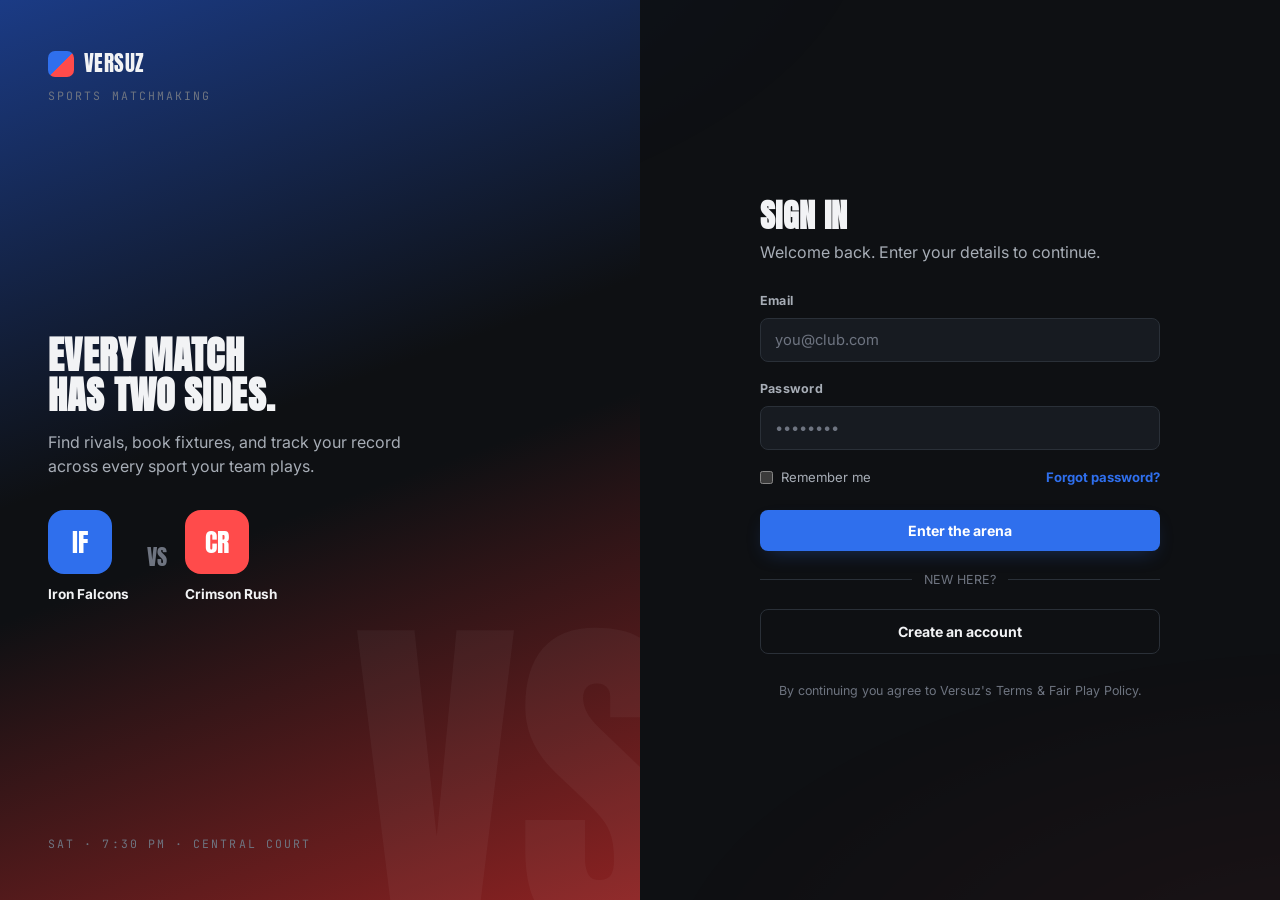
<file: VersuzClient/teams.html>
<!DOCTYPE html>
<html lang="en">
<head>
<meta charset="UTF-8">
<meta name="viewport" content="width=device-width, initial-scale=1.0">
<title>Versuz — Teams</title>
<link rel="stylesheet" href="style.css">
</head>
<body>
<div class="app-shell">

  <aside class="sidebar">
    <div class="brand"><span class="split"></span> VERSUZ</div>
    <nav class="nav-group">
      <div class="nav-label">Overview</div>
      <a class="nav-link" href="dashboard.html">
        <svg class="nav-icon" viewBox="0 0 24 24" fill="none" stroke="currentColor" stroke-width="2"><rect x="3" y="3" width="7" height="9" rx="1.5"/><rect x="14" y="3" width="7" height="5" rx="1.5"/><rect x="14" y="12" width="7" height="9" rx="1.5"/><rect x="3" y="16" width="7" height="5" rx="1.5"/></svg>
        Dashboard
      </a>
      <a class="nav-link" href="matches.html">
        <svg class="nav-icon" viewBox="0 0 24 24" fill="none" stroke="currentColor" stroke-width="2"><path d="M4 4l7 7-7 7M20 4l-7 7 7 7"/></svg>
        Matches
      </a>
      <a class="nav-link active" href="teams.html">
        <svg class="nav-icon" viewBox="0 0 24 24" fill="none" stroke="currentColor" stroke-width="2"><circle cx="9" cy="8" r="3"/><circle cx="17" cy="10" r="2.5"/><path d="M3 20c0-3 2.5-5 6-5s6 2 6 5M14 15c3 0 6.5 1.6 7 5"/></svg>
        Teams
      </a>
      <a class="nav-link" href="sports.html">
        <svg class="nav-icon" viewBox="0 0 24 24" fill="none" stroke="currentColor" stroke-width="2"><circle cx="12" cy="12" r="9"/><path d="M3 12h18M12 3c2.5 2.6 2.5 15.4 0 18M12 3c-2.5 2.6-2.5 15.4 0 18"/></svg>
        Sports
      </a>
    </nav>
    <nav class="nav-group">
      <div class="nav-label">Account</div>
      <a class="nav-link" href="#">
        <svg class="nav-icon" viewBox="0 0 24 24" fill="none" stroke="currentColor" stroke-width="2"><circle cx="12" cy="12" r="3"/><path d="M19.4 15a1.7 1.7 0 00.3 1.9l.1.1a2 2 0 11-2.8 2.8l-.1-.1a1.7 1.7 0 00-1.9-.3 1.7 1.7 0 00-1 1.5V21a2 2 0 11-4 0v-.2a1.7 1.7 0 00-1-1.5 1.7 1.7 0 00-1.9.3l-.1.1a2 2 0 11-2.8-2.8l.1-.1a1.7 1.7 0 00.3-1.9 1.7 1.7 0 00-1.5-1H3a2 2 0 110-4h.2a1.7 1.7 0 001.5-1 1.7 1.7 0 00-.3-1.9l-.1-.1a2 2 0 112.8-2.8l.1.1a1.7 1.7 0 001.9.3H9a1.7 1.7 0 001-1.5V3a2 2 0 114 0v.2a1.7 1.7 0 001 1.5 1.7 1.7 0 001.9-.3l.1-.1a2 2 0 112.8 2.8l-.1.1a1.7 1.7 0 00-.3 1.9V9c.4.4.9.7 1.5.8h.2a2 2 0 110 4h-.2a1.7 1.7 0 00-1.5 1z"/></svg>
        Settings
      </a>
    </nav>
    <div class="sidebar-foot">
      <div class="avatar-ring">RK</div>
      <div><div class="who">Rehan Khan</div><div class="role">Team Manager</div></div>
      <button class="btn-ghost" style="margin-left:auto;background:none;border:none;color:var(--text-mute);cursor:pointer;padding:6px;border-radius:8px;" onclick="logout()" title="Log out" aria-label="Log out">
        <svg width="18" height="18" viewBox="0 0 24 24" fill="none" stroke="currentColor" stroke-width="2"><path d="M9 21H5a2 2 0 01-2-2V5a2 2 0 012-2h4"/><path d="M16 17l5-5-5-5"/><path d="M21 12H9"/></svg>
      </button>
    </div>
  </aside>

  <main class="main">

    <!-- Teams list view -->
    <div id="teamsListView">
      <div class="topbar">
        <div>
          <p class="eyebrow">ROSTERS &amp; STANDINGS</p>
          <h1>Teams</h1>
        </div>
        <div class="flex gap-12" style="flex-wrap:wrap;">
          <div class="search">
            <svg width="16" height="16" viewBox="0 0 24 24" fill="none" stroke="currentColor" stroke-width="2"><circle cx="11" cy="11" r="7"/><path d="M21 21l-4.3-4.3"/></svg>
            <input type="text" placeholder="Search teams...">
          </div>
          <button class="btn btn-primary" onclick="openCreateTeamModal()">+ Create Team</button>
        </div>
      </div>

      <div class="grid-3" id="teamsGrid">
        <p style="color:var(--text-mute);font-size:.85rem;">Loading teams...</p>
      </div>

      

      <!-- Find a Match -->
      <div class="section-head" style="margin-top:32px;">
        <h3>Find a Match</h3>
      </div>
      <div class="alert" id="matchmakingAlert"></div>
      <div class="card card-tight" id="matchmakingPoolList">
        <p style="color:var(--text-mute);font-size:.85rem;padding:12px;">Loading available teams...</p>
      </div>

      <!-- Challenges inbox -->
      <div class="section-head" style="margin-top:32px;">
        <h3>Incoming Challenges</h3>
      </div>
      <div class="card card-tight" id="incomingChallengesList">
        <p style="color:var(--text-mute);font-size:.85rem;padding:12px;">Loading challenges...</p>
      </div>

      <div class="section-head" style="margin-top:24px;">
        <h3>Outgoing Challenges</h3>
      </div>
      <div class="card card-tight" id="outgoingChallengesList">
        <p style="color:var(--text-mute);font-size:.85rem;padding:12px;">Loading challenges...</p>
      </div>
    </div>


    <!-- Roster detail view -->
    <div id="rosterView" style="display:none;">
      <div class="topbar">
        <div>
          <p class="eyebrow" id="rosterSportLabel">TEAM</p>
          <h1 id="rosterTeamName">Loading...</h1>
        </div>
        <div class="flex gap-12" style="flex-wrap:wrap;align-items:center;">
          <label id="matchmakingToggleWrap" style="display:none;align-items:center;gap:8px;font-size:.85rem;color:var(--text-mute);cursor:pointer;">
            <input type="checkbox" id="matchmakingToggle">
            Looking for a Match
          </label>
          <button class="btn btn-ghost btn-sm" id="leaveTeamBtn" style="display:none;border-color:var(--line);">Leave Team</button>
          <button class="btn btn-rival btn-sm" id="deleteTeamBtn" style="display:none;">Delete Team</button>
          <button class="btn btn-ghost" onclick="window.location.href='teams.html'">← Back to Teams</button>
        </div>
      </div>

      <div class="stat-grid">
        <div class="stat-card">
          <p class="eyebrow">RECORD</p>
          <div class="value" id="rosterRecord">—</div>
        </div>
        <div class="stat-card">
          <p class="eyebrow">RATING</p>
          <div class="value" id="rosterRating">—</div>
        </div>
        <div class="stat-card">
          <p class="eyebrow">MEMBERS</p>
          <div class="value" id="rosterMemberCount">—</div>
        </div>
      </div>

      <div class="section-head">
        <h3>Roster</h3>
      </div>

      <div class="alert" id="rosterAlert"></div>

      <div class="card card-tight" id="rosterMembersList">
        <p style="color:var(--text-mute);font-size:.85rem;padding:12px;">Loading roster...</p>
      </div>

      <div id="addMemberBlock" style="display:none;margin-top:20px;">
        <div class="section-head"><h3>Add a Member</h3></div>
        <form id="addMemberForm" class="flex gap-12" style="align-items:flex-start;">
          <input type="email" id="addMemberEmail" placeholder="teammate@club.com" required style="flex:1;">
          <button type="submit" class="btn btn-primary" id="addMemberBtn">Add</button>
        </form>
      </div>
    </div>

  </main>
</div>

<!-- Create team modal -->
<div class="modal-backdrop" id="createTeamModal">
  <div class="modal-box">
    <button class="modal-close" onclick="closeCreateTeamModal()" aria-label="Close">✕</button>
    <h3 style="text-transform:none;font-size:1.3rem;margin-bottom:8px;">Create a new team</h3>
    <p style="font-size:.85rem;margin-bottom:20px;">You'll be set as the captain automatically.</p>

    <div class="alert" id="createTeamAlert"></div>

    <form id="createTeamForm">
      <div class="field">
        <label for="newTeamName">Team name</label>
        <input type="text" id="newTeamName" name="newTeamName" placeholder="Iron Falcons" required>
      </div>
      <div class="field">
        <label for="newTeamSport">Sport</label>
        <select id="newTeamSport" name="newTeamSport" required>
          <option value="">Select a sport</option>
        </select>
      </div>
      <button type="submit" class="btn btn-primary btn-block" id="createTeamBtn">
        <span class="spinner"></span><span class="btn-label">Create team</span>
      </button>
    </form>
  </div>
</div>

<!-- Challenge modal -->
<div class="modal-backdrop" id="challengeModal">
  <div class="modal-box">
    <button class="modal-close" onclick="closeChallengeModal()" aria-label="Close">✕</button>
    <h3 style="text-transform:none;font-size:1.3rem;margin-bottom:8px;">
      Challenge <span id="challengeOpponentName">this team</span>
    </h3>
    <p style="font-size:.85rem;margin-bottom:20px;">Propose a date, time, and venue to play.</p>

    <div class="alert" id="challengeAlert"></div>

    <form id="challengeForm" onsubmit="handleSendChallenge(event)">
      <div class="field">
        <label for="challengeSenderTeam">Challenging from</label>
        <select id="challengeSenderTeam" required>
          <option value="">Select one of your teams</option>
        </select>
      </div>
      <div class="field">
        <label for="challengeDate">Date</label>
        <input type="date" id="challengeDate" required>
      </div>
      <div class="field">
        <label for="challengeTime">Time</label>
        <input type="time" id="challengeTime" required>
      </div>
      <div class="field">
        <label for="challengeVenue">Venue</label>
        <input type="text" id="challengeVenue" placeholder="Downtown Sports Complex, Court 2" required>
      </div>
      <button type="submit" class="btn btn-primary btn-block" id="challengeSendBtn">
        <span class="spinner"></span><span class="btn-label">Send Challenge</span>
      </button>
    </form>
  </div>
</div>

<script src="config.js"></script>
<script src="auth.js"></script>
<script src="matchmaking.js"></script>
<script>
  requireAuth();
  renderCurrentUser();

  const urlParams = new URLSearchParams(window.location.search);
  const teamId = urlParams.get("id");

  if (teamId) {
    document.getElementById("teamsListView").style.display = "none";
    document.getElementById("rosterView").style.display = "block";
    loadTeamRoster(teamId);
    initRosterMatchmakingToggle(teamId);
  } else {
    loadMyTeams();
    loadMatchmakingPool();
    loadPendingChallenges();
  }


  const role = localStorage.getItem("user_role");

if (teamId) {
  document.getElementById("teamsListView").style.display = "none";
  document.getElementById("rosterView").style.display = "block";
  loadTeamRoster(teamId);
} else {
  loadMyTeams();

  // ✅ Only captains see matchmaking
  if (role === "Captain") {
    document.getElementById("matchmakingBlock").style.display = "block";
    initMatchmaking();
  }
}



</script>
</body>
</html>
</file>
<file: VersuzClient/style.css>
/* =========================================================
   VERSUZ — Design System
   "Every match has two sides." — the VS split governs the UI.
   ========================================================= */

@import url('https://fonts.googleapis.com/css2?family=Anton&family=Archivo+Black&family=Inter:wght@400;500;600;700;800&family=JetBrains+Mono:wght@400;500;700&display=swap');

:root {
  /* ---- Color tokens ---- */
  --ink:        #0E1013;
  --ink-raised: #171B21;
  --ink-card:   #1D222A;
  --line:       #2A3038;

  --blue:       #2F6FED;
  --blue-dim:   #1B3B85;
  --blue-glow:  rgba(47, 111, 237, .35);

  --coral:      #FF4B4B;
  --coral-dim:  #8C2222;
  --coral-glow: rgba(255, 75, 75, .35);

  --win:        #35D07F;
  --warn:       #F5B942;

  --text:       #F2F3F5;
  --text-dim:   #A7ADB6;
  --text-mute:  #6E7480;

  /* ---- Type ---- */
  --display: 'Anton', 'Archivo Black', sans-serif;
  --body:    'Inter', sans-serif;
  --mono:    'JetBrains Mono', monospace;

  /* ---- Shape / motion ---- */
  --radius-sm: 8px;
  --radius-md: 14px;
  --radius-lg: 22px;
  --ease: cubic-bezier(.16,.84,.44,1);
}

* { box-sizing: border-box; margin: 0; padding: 0; }

html { color-scheme: dark; scroll-behavior: smooth; }

body {
  background: var(--ink);
  color: var(--text);
  font-family: var(--body);
  line-height: 1.5;
  -webkit-font-smoothing: antialiased;
  min-height: 100vh;
}

img { max-width: 100%; display: block; }

a { color: inherit; text-decoration: none; }

/* Subtle ambient texture: faint diagonal seam across the whole app */
body::before {
  content: '';
  position: fixed;
  inset: 0;
  pointer-events: none;
  z-index: 0;
  background:
    radial-gradient(1200px 600px at 15% -10%, var(--blue-glow), transparent 60%),
    radial-gradient(1200px 600px at 105% 110%, var(--coral-glow), transparent 60%);
  opacity: .18;
}

::selection { background: var(--blue); color: #fff; }

:focus-visible {
  outline: 2px solid var(--warn);
  outline-offset: 3px;
}

@media (prefers-reduced-motion: reduce) {
  *, *::before, *::after { animation-duration: .001ms !important; transition-duration: .001ms !important; }
}

/* ---- Typography scale ---- */
h1, h2, h3 { font-family: var(--display); letter-spacing: .01em; line-height: 1.05; text-transform: uppercase; }
h1 { font-size: clamp(2.4rem, 5vw, 4.2rem); }
h2 { font-size: clamp(1.6rem, 3vw, 2.4rem); }
h3 { font-size: 1.15rem; }

.eyebrow {
  font-family: var(--mono);
  font-size: .72rem;
  letter-spacing: .18em;
  text-transform: uppercase;
  color: var(--text-mute);
}

.mono { font-family: var(--mono); }

p { color: var(--text-dim); }

/* =========================================================
   Layout shell
   ========================================================= */
.app-shell {
  position: relative;
  z-index: 1;
  display: grid;
  grid-template-columns: 264px 1fr;
  min-height: 100vh;
}

@media (max-width: 900px) {
  .app-shell { grid-template-columns: 1fr; }
}

/* ---- Sidebar ---- */
.sidebar {
  background: var(--ink-raised);
  border-right: 1px solid var(--line);
  padding: 28px 20px;
  display: flex;
  flex-direction: column;
  gap: 36px;
  position: sticky;
  top: 0;
  height: 100vh;
}

@media (max-width: 900px) {
  .sidebar { display: none; }
}

.brand {
  display: flex;
  align-items: center;
  gap: 10px;
  font-family: var(--display);
  font-size: 1.3rem;
  letter-spacing: .02em;
}

.brand .split {
  width: 26px; height: 26px;
  border-radius: 7px;
  background: linear-gradient(135deg, var(--blue) 50%, var(--coral) 50%);
  flex-shrink: 0;
}

.nav-group { display: flex; flex-direction: column; gap: 4px; }

.nav-label {
  font-family: var(--mono);
  font-size: .68rem;
  letter-spacing: .14em;
  text-transform: uppercase;
  color: var(--text-mute);
  padding: 0 12px;
  margin-bottom: 6px;
}

.nav-link {
  display: flex;
  align-items: center;
  gap: 12px;
  padding: 10px 12px;
  border-radius: var(--radius-sm);
  color: var(--text-dim);
  font-weight: 600;
  font-size: .92rem;
  transition: background .15s var(--ease), color .15s var(--ease);
}

.nav-link:hover { background: var(--ink-card); color: var(--text); }

.nav-link.active {
  background: var(--ink-card);
  color: var(--text);
  box-shadow: inset 3px 0 0 var(--blue);
}

.nav-icon { width: 18px; height: 18px; flex-shrink: 0; opacity: .9; }

.sidebar-foot {
  margin-top: auto;
  display: flex;
  align-items: center;
  gap: 10px;
  padding: 12px;
  border-radius: var(--radius-sm);
  background: var(--ink-card);
}

.avatar-ring {
  width: 34px; height: 34px;
  border-radius: 50%;
  background: linear-gradient(135deg, var(--blue), var(--coral));
  display: flex; align-items: center; justify-content: center;
  font-family: var(--display);
  font-size: .8rem;
  flex-shrink: 0;
}

.sidebar-foot .who { font-size: .82rem; font-weight: 700; }
.sidebar-foot .role { font-size: .72rem; color: var(--text-mute); }

/* ---- Main column ---- */
.main {
  padding: 32px 40px 60px;
  min-width: 0;
}

@media (max-width: 700px) {
  .main { padding: 22px 18px 40px; }
}

.topbar {
  display: flex;
  align-items: center;
  justify-content: space-between;
  gap: 20px;
  margin-bottom: 32px;
  flex-wrap: wrap;
}

.topbar h1 { font-size: clamp(1.5rem, 3vw, 2rem); }

.search {
  display: flex;
  align-items: center;
  gap: 10px;
  background: var(--ink-card);
  border: 1px solid var(--line);
  border-radius: var(--radius-md);
  padding: 10px 16px;
  min-width: 260px;
  color: var(--text-mute);
  font-size: .88rem;
}
.search input {
  background: none; border: none; color: var(--text);
  font-family: var(--body); font-size: .9rem; width: 100%; outline: none;
}
.search input::placeholder { color: var(--text-mute); }

/* =========================================================
   Buttons
   ========================================================= */
.btn {
  display: inline-flex;
  align-items: center;
  justify-content: center;
  gap: 8px;
  font-family: var(--body);
  font-weight: 700;
  font-size: .88rem;
  padding: 11px 22px;
  border-radius: var(--radius-sm);
  border: 1px solid transparent;
  cursor: pointer;
  transition: transform .15s var(--ease), box-shadow .15s var(--ease), background .15s var(--ease), border-color .15s var(--ease);
  white-space: nowrap;
}
.btn:active { transform: translateY(1px); }

.btn-primary {
  background: var(--blue);
  color: #fff;
  box-shadow: 0 8px 20px -8px var(--blue-glow);
}
.btn-primary:hover { background: #4680ff; box-shadow: 0 10px 26px -8px var(--blue-glow); }

.btn-rival {
  background: var(--coral);
  color: #fff;
  box-shadow: 0 8px 20px -8px var(--coral-glow);
}
.btn-rival:hover { background: #ff6363; }

.btn-ghost {
  background: transparent;
  border-color: var(--line);
  color: var(--text);
}
.btn-ghost:hover { border-color: var(--text-mute); background: var(--ink-card); }

.btn-sm { padding: 7px 14px; font-size: .78rem; }
.btn-block { width: 100%; }

/* =========================================================
   Cards
   ========================================================= */
.card {
  background: var(--ink-card);
  border: 1px solid var(--line);
  border-radius: var(--radius-lg);
  padding: 24px;
}

.card-tight { padding: 18px 20px; }

.stat-grid {
  display: grid;
  grid-template-columns: repeat(4, 1fr);
  gap: 18px;
  margin-bottom: 30px;
}
@media (max-width: 900px) { .stat-grid { grid-template-columns: repeat(2, 1fr); } }
@media (max-width: 500px) { .stat-grid { grid-template-columns: 1fr; } }

.stat-card {
  background: var(--ink-card);
  border: 1px solid var(--line);
  border-radius: var(--radius-md);
  padding: 20px;
  position: relative;
  overflow: hidden;
}
.stat-card .eyebrow { margin-bottom: 10px; }
.stat-card .value {
  font-family: var(--mono);
  font-size: 2rem;
  font-weight: 700;
}
.stat-card .delta { font-size: .78rem; margin-top: 6px; font-weight: 600; }
.delta.up { color: var(--win); }
.delta.down { color: var(--coral); }

/* =========================================================
   VS Match Card — the signature element
   ========================================================= */
.vs-card {
  position: relative;
  border-radius: var(--radius-lg);
  overflow: hidden;
  border: 1px solid var(--line);
  background: var(--ink-card);
  display: grid;
  grid-template-columns: 1fr auto 1fr;
  align-items: center;
  padding: 22px 18px;
  gap: 8px;
}

.vs-card::before {
  content: '';
  position: absolute;
  inset: 0;
  background: linear-gradient(100deg, var(--blue-glow) 0%, transparent 32%, transparent 68%, var(--coral-glow) 100%);
  opacity: .5;
  pointer-events: none;
}

.vs-side {
  display: flex;
  align-items: center;
  gap: 12px;
  min-width: 0;
  position: relative;
  z-index: 1;
}
.vs-side.right { flex-direction: row-reverse; text-align: right; }

.vs-badge {
  width: 44px; height: 44px;
  border-radius: 10px;
  display: flex; align-items: center; justify-content: center;
  font-family: var(--display);
  font-size: .95rem;
  flex-shrink: 0;
  color: #fff;
}
.vs-side:not(.right) .vs-badge { background: linear-gradient(135deg, var(--blue), var(--blue-dim)); }
.vs-side.right .vs-badge { background: linear-gradient(135deg, var(--coral), var(--coral-dim)); }

.vs-team { min-width: 0; }
.vs-team .name { font-weight: 800; font-size: .98rem; white-space: nowrap; overflow: hidden; text-overflow: ellipsis; }
.vs-team .meta { font-size: .74rem; color: var(--text-mute); font-family: var(--mono); }

.vs-center {
  display: flex;
  flex-direction: column;
  align-items: center;
  gap: 4px;
  position: relative;
  z-index: 1;
  padding: 0 10px;
}
.vs-mark {
  font-family: var(--display);
  font-size: 1.3rem;
  color: var(--text-mute);
  letter-spacing: .05em;
}
.vs-score {
  font-family: var(--mono);
  font-weight: 700;
  font-size: 1.1rem;
  display: flex;
  gap: 6px;
  align-items: center;
}
.vs-status {
  font-family: var(--mono);
  font-size: .66rem;
  letter-spacing: .1em;
  text-transform: uppercase;
  padding: 3px 9px;
  border-radius: 100px;
  white-space: nowrap;
}
.vs-status.live { background: rgba(255,75,75,.15); color: var(--coral); }
.vs-status.live::before { content: '● '; }
.vs-status.upcoming { background: rgba(47,111,237,.15); color: var(--blue); }
.vs-status.final { background: rgba(255,255,255,.06); color: var(--text-mute); }

/* =========================================================
   Tables / lists
   ========================================================= */
.section-head {
  display: flex;
  align-items: center;
  justify-content: space-between;
  margin-bottom: 16px;
  gap: 12px;
  flex-wrap: wrap;
}

.list-row {
  display: grid;
  grid-template-columns: 1fr auto;
  align-items: center;
  padding: 14px 16px;
  border-radius: var(--radius-sm);
  transition: background .15s var(--ease);
}
.list-row:hover { background: var(--ink-raised); }
.list-row + .list-row { border-top: 1px solid var(--line); }

.tag {
  display: inline-flex;
  align-items: center;
  gap: 6px;
  font-family: var(--mono);
  font-size: .68rem;
  letter-spacing: .06em;
  text-transform: uppercase;
  padding: 4px 10px;
  border-radius: 100px;
  background: var(--ink-raised);
  border: 1px solid var(--line);
  color: var(--text-dim);
}
.tag.blue { color: var(--blue); border-color: var(--blue-dim); }
.tag.coral { color: var(--coral); border-color: var(--coral-dim); }
.tag.win { color: var(--win); }

/* =========================================================
   Forms (login/signup)
   ========================================================= */
.field { display: flex; flex-direction: column; gap: 7px; margin-bottom: 18px; }
.field label {
  font-size: .78rem;
  font-weight: 700;
  color: var(--text-dim);
  letter-spacing: .02em;
}
.field input, .field select {
  background: var(--ink-raised);
  border: 1px solid var(--line);
  border-radius: var(--radius-sm);
  padding: 12px 14px;
  color: var(--text);
  font-family: var(--body);
  font-size: .92rem;
  outline: none;
  transition: border-color .15s var(--ease), box-shadow .15s var(--ease);
}
.field input:focus, .field select:focus {
  border-color: var(--blue);
  box-shadow: 0 0 0 3px var(--blue-glow);
}
.field input::placeholder { color: var(--text-mute); }

/* =========================================================
   Standalone inputs (not wrapped in .field)
   e.g. the "Add a Member" email input on the roster page
   ========================================================= */
input[type="email"],
input[type="text"],
input[type="password"],
input[type="number"],
input[type="search"],
select,
textarea {
  background: var(--ink-raised);
  border: 1px solid var(--line);
  border-radius: var(--radius-sm);
  padding: 12px 14px;
  color: var(--text);
  font-family: var(--body);
  font-size: .92rem;
  outline: none;
  transition: border-color .15s var(--ease), box-shadow .15s var(--ease);
}
input[type="email"]:focus,
input[type="text"]:focus,
input[type="password"]:focus,
input[type="number"]:focus,
input[type="search"]:focus,
select:focus,
textarea:focus {
  border-color: var(--blue);
  box-shadow: 0 0 0 3px var(--blue-glow);
}
input::placeholder,
textarea::placeholder {
  color: var(--text-mute);
}

/* =========================================================
   Auth split-screen page
   ========================================================= */
.auth-shell {
  min-height: 100vh;
  display: grid;
  grid-template-columns: 1fr 1fr;
  position: relative;
  z-index: 1;
}
@media (max-width: 860px) { .auth-shell { grid-template-columns: 1fr; } }

.auth-visual {
  position: relative;
  overflow: hidden;
  background: linear-gradient(160deg, var(--blue-dim) 0%, var(--ink) 45%, var(--ink) 55%, var(--coral-dim) 100%);
  display: flex;
  flex-direction: column;
  justify-content: space-between;
  padding: 48px;
}
@media (max-width: 860px) { .auth-visual { display: none; } }

.auth-visual::after {
  content: 'VS';
  position: absolute;
  right: -40px; bottom: -60px;
  font-family: var(--display);
  font-size: 22rem;
  line-height: 1;
  color: rgba(255,255,255,.04);
  pointer-events: none;
}

.auth-form-col {
  display: flex;
  align-items: center;
  justify-content: center;
  padding: 40px 24px;
}

.auth-box { width: 100%; max-width: 400px; }
.auth-box h1 { font-size: 2rem; margin-bottom: 8px; }
.auth-box .sub { margin-bottom: 28px; }

.divider {
  display: flex; align-items: center; gap: 12px;
  color: var(--text-mute); font-size: .78rem;
  margin: 20px 0;
}
.divider::before, .divider::after { content: ''; flex: 1; height: 1px; background: var(--line); }

.link-accent { color: var(--blue); font-weight: 700; }
.link-accent:hover { text-decoration: underline; }

/* Featured live matchup teaser on auth visual */
.teaser-vs {
  position: relative;
  z-index: 1;
  display: flex;
  align-items: center;
  gap: 18px;
}
.teaser-side { text-align: center; }
.teaser-side .initial {
  width: 64px; height: 64px; border-radius: 16px;
  display: flex; align-items: center; justify-content: center;
  font-family: var(--display); font-size: 1.6rem; color: #fff;
  margin-bottom: 10px;
}
.teaser-side:first-child .initial { background: var(--blue); }
.teaser-side:last-child .initial { background: var(--coral); }
.teaser-side .tname { font-weight: 700; font-size: .85rem; }
.teaser-mid { font-family: var(--display); font-size: 1.4rem; color: var(--text-mute); }

/* =========================================================
   Utility
   ========================================================= */
.flex { display: flex; }
.gap-8 { gap: 8px; } .gap-12 { gap: 12px; } .gap-16 { gap: 16px; }
.mt-8{margin-top:8px} .mt-16{margin-top:16px} .mt-24{margin-top:24px} .mt-32{margin-top:32px}
.grid-2 { display: grid; grid-template-columns: 1fr 1fr; gap: 20px; }
@media (max-width: 700px) { .grid-2 { grid-template-columns: 1fr; } }
.grid-3 { display: grid; grid-template-columns: repeat(3,1fr); gap: 20px; }
@media (max-width: 900px) { .grid-3 { grid-template-columns: 1fr 1fr; } }
@media (max-width: 560px) { .grid-3 { grid-template-columns: 1fr; } }

.empty-state {
  text-align: center;
  padding: 60px 20px;
  color: var(--text-mute);
}
.empty-state h3 { color: var(--text); margin-bottom: 8px; }

/* =========================================================
   Alerts / inline form feedback
   ========================================================= */
.alert {
  display: none;
  align-items: flex-start;
  gap: 10px;
  font-size: .82rem;
  padding: 12px 14px;
  border-radius: var(--radius-sm);
  margin-bottom: 18px;
  border: 1px solid transparent;
  line-height: 1.4;
}
.alert.show { display: flex; }
.alert-error   { background: rgba(255,75,75,.1);  border-color: var(--coral-dim); color: #FFB4B4; }
.alert-success { background: rgba(53,208,127,.1); border-color: #1B7A47; color: #9CE9BE; }
.alert-info    { background: rgba(47,111,237,.1); border-color: var(--blue-dim); color: #B8CDFB; }

.btn[disabled] { opacity: .6; cursor: not-allowed; }

.spinner {
  width: 14px; height: 14px;
  border: 2px solid rgba(255,255,255,.4);
  border-top-color: #fff;
  border-radius: 50%;
  animation: spin .7s linear infinite;
  display: none;
}
.btn.loading .spinner { display: inline-block; }
.btn.loading .btn-label { opacity: .8; }
@keyframes spin { to { transform: rotate(360deg); } }

/* Simple modal (forgot password) */
.modal-backdrop {
  display: none;
  position: fixed; inset: 0;
  background: rgba(6,7,9,.7);
  backdrop-filter: blur(3px);
  align-items: center; justify-content: center;
  z-index: 50;
  padding: 20px;
}
.modal-backdrop.show { display: flex; }
.modal-box {
  background: var(--ink-card);
  border: 1px solid var(--line);
  border-radius: var(--radius-lg);
  padding: 28px;
  width: 100%; max-width: 400px;
  position: relative;
}
.modal-close {
  position: absolute; top: 18px; right: 18px;
  background: none; border: none; color: var(--text-mute);
  cursor: pointer; font-size: 1.2rem; line-height: 1;
}
.modal-close:hover { color: var(--text); }
</file>
